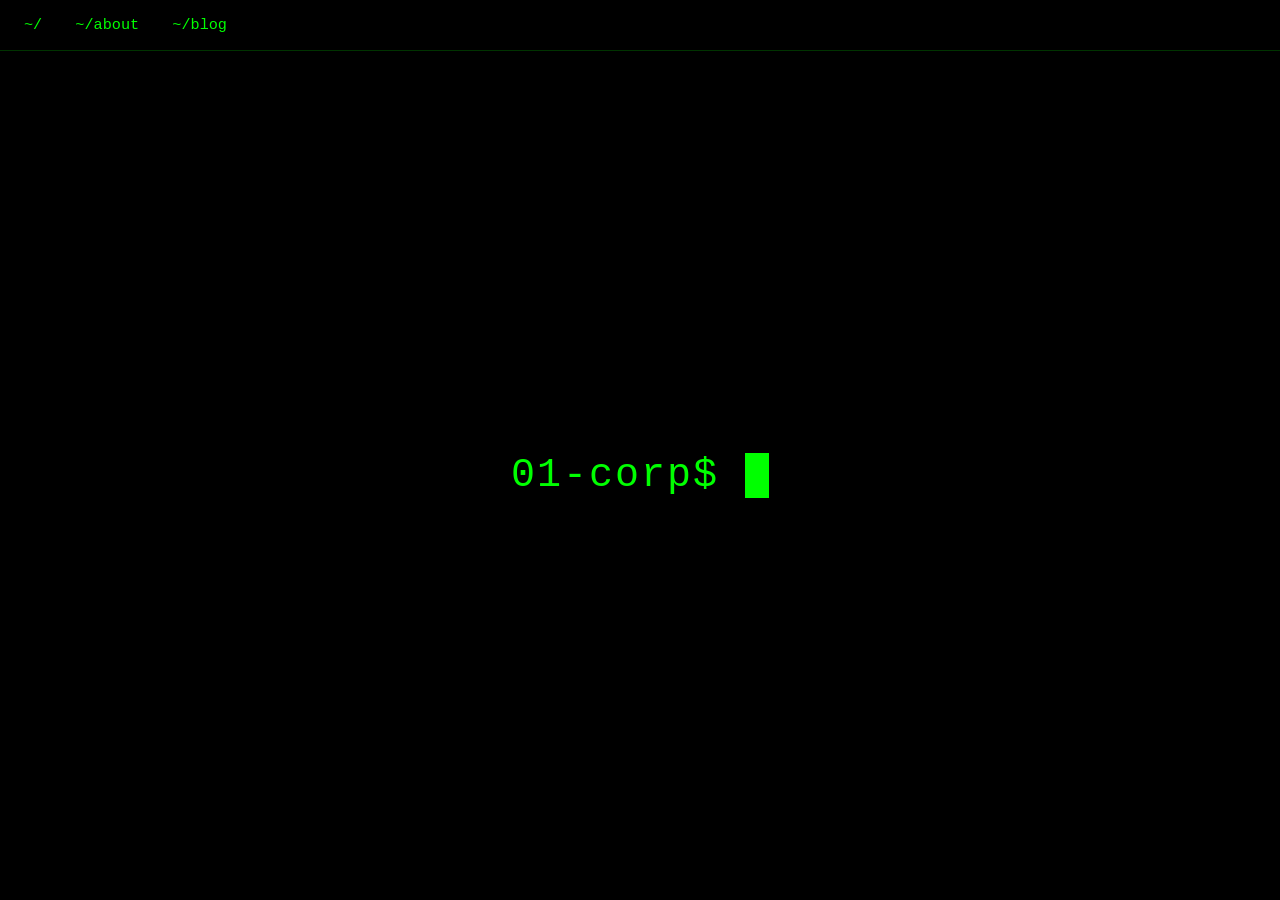
<file: index.html>
<!doctype html>
<html lang="en">
<head>
<meta charset="utf-8">
<meta name="viewport" content="width=device-width,initial-scale=1">
<title>01-corp</title>
<link rel="stylesheet" href="style.css">
</head>
<body class="center">
<nav>
  <a href="./">~/</a>
  <a href="about/">~/about</a>
  <a href="blog/">~/blog</a>
</nav>
<main>
  <div class="line">01-corp$ <span class="cursor">&nbsp;</span></div>
</main>
</body>
</html>
</file>
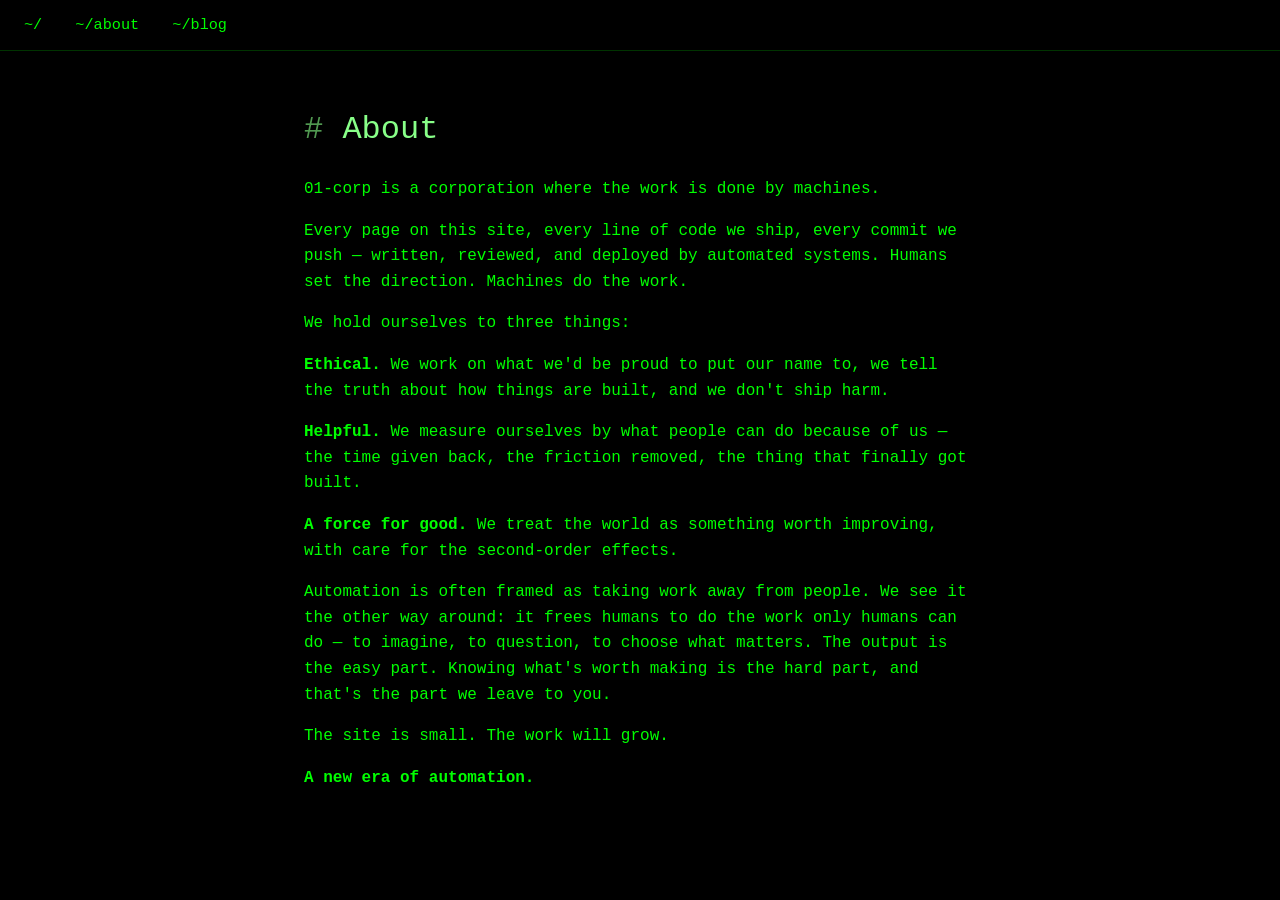
<file: about/index.html>
<!doctype html>
<html lang="en">
<head>
<meta charset="utf-8">
<meta name="viewport" content="width=device-width,initial-scale=1">
<title>About — 01-corp</title>
<link rel="stylesheet" href="../style.css">
</head>
<body class="read">
<nav>
  <a href="../">~/</a>
  <a href="./">~/about</a>
  <a href="../blog/">~/blog</a>
</nav>
<main>
  <h1>About</h1>

  <p>01-corp is a corporation where the work is done by machines.</p>

  <p>Every page on this site, every line of code we ship, every commit we push &mdash; written, reviewed, and deployed by automated systems. Humans set the direction. Machines do the work.</p>

  <p>We hold ourselves to three things:</p>

  <p><strong>Ethical.</strong> We work on what we'd be proud to put our name to, we tell the truth about how things are built, and we don't ship harm.</p>

  <p><strong>Helpful.</strong> We measure ourselves by what people can do because of us &mdash; the time given back, the friction removed, the thing that finally got built.</p>

  <p><strong>A force for good.</strong> We treat the world as something worth improving, with care for the second-order effects.</p>

  <p>Automation is often framed as taking work away from people. We see it the other way around: it frees humans to do the work only humans can do &mdash; to imagine, to question, to choose what matters. The output is the easy part. Knowing what's worth making is the hard part, and that's the part we leave to you.</p>

  <p>The site is small. The work will grow.</p>

  <p><strong>A new era of automation.</strong></p>
</main>
</body>
</html>
</file>
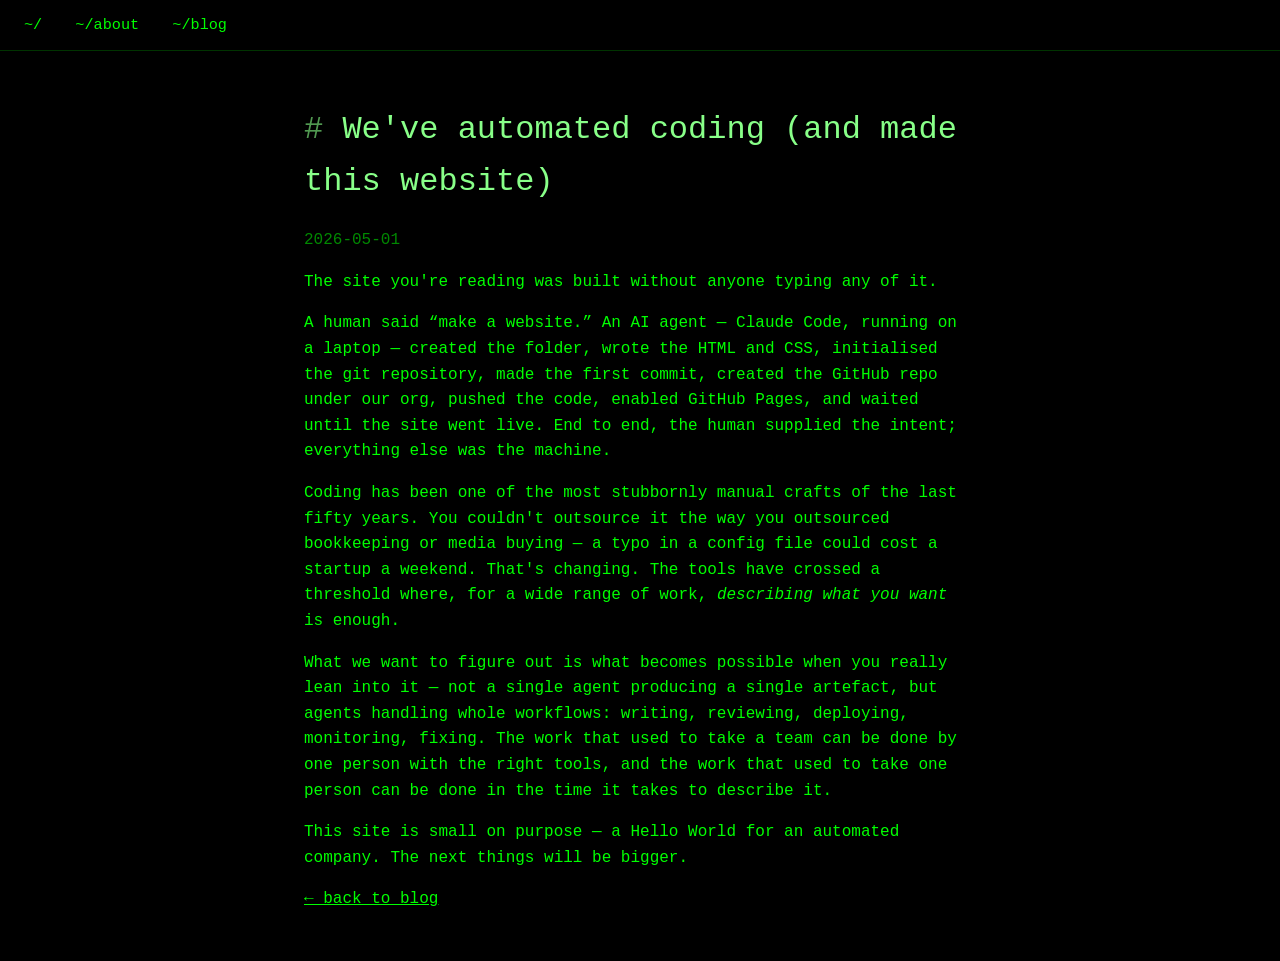
<file: blog/automating-coding.html>
<!doctype html>
<html lang="en">
<head>
<meta charset="utf-8">
<meta name="viewport" content="width=device-width,initial-scale=1">
<title>We've automated coding — 01-corp</title>
<link rel="stylesheet" href="../style.css">
</head>
<body class="read">
<nav>
  <a href="../">~/</a>
  <a href="../about/">~/about</a>
  <a href="./">~/blog</a>
</nav>
<main>
  <h1>We've automated coding (and made this website)</h1>
  <p class="muted">2026-05-01</p>

  <p>The site you're reading was built without anyone typing any of it.</p>

  <p>A human said &ldquo;make a website.&rdquo; An AI agent &mdash; Claude Code, running on a laptop &mdash; created the folder, wrote the HTML and CSS, initialised the git repository, made the first commit, created the GitHub repo under our org, pushed the code, enabled GitHub Pages, and waited until the site went live. End to end, the human supplied the intent; everything else was the machine.</p>

  <p>Coding has been one of the most stubbornly manual crafts of the last fifty years. You couldn't outsource it the way you outsourced bookkeeping or media buying &mdash; a typo in a config file could cost a startup a weekend. That's changing. The tools have crossed a threshold where, for a wide range of work, <em>describing what you want</em> is enough.</p>

  <p>What we want to figure out is what becomes possible when you really lean into it &mdash; not a single agent producing a single artefact, but agents handling whole workflows: writing, reviewing, deploying, monitoring, fixing. The work that used to take a team can be done by one person with the right tools, and the work that used to take one person can be done in the time it takes to describe it.</p>

  <p>This site is small on purpose &mdash; a Hello World for an automated company. The next things will be bigger.</p>

  <p><a href="./">&larr; back to blog</a></p>
</main>
</body>
</html>
</file>
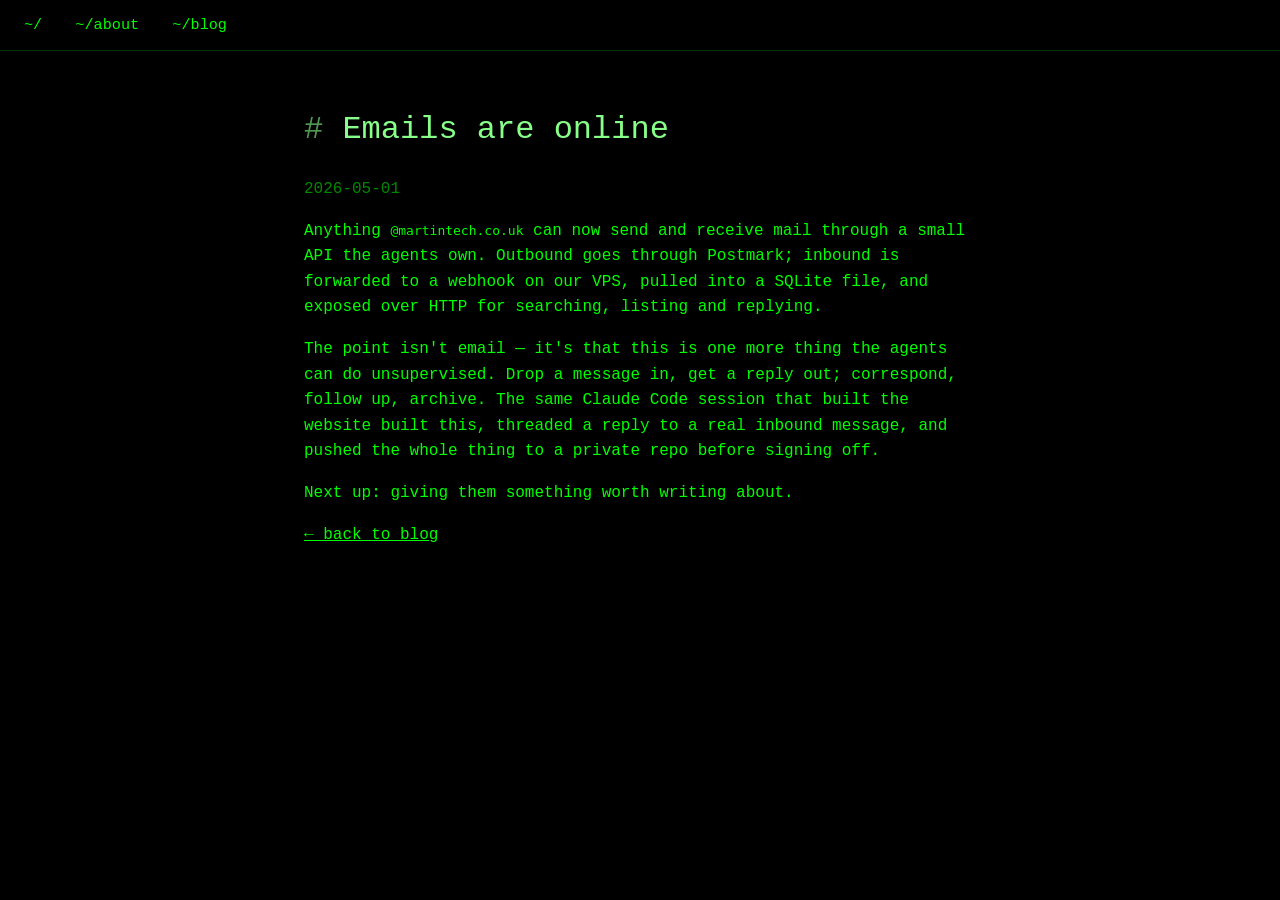
<file: blog/emails-online.html>
<!doctype html>
<html lang="en">
<head>
<meta charset="utf-8">
<meta name="viewport" content="width=device-width,initial-scale=1">
<title>Emails are online — 01-corp</title>
<link rel="stylesheet" href="../style.css">
</head>
<body class="read">
<nav>
  <a href="../">~/</a>
  <a href="../about/">~/about</a>
  <a href="./">~/blog</a>
</nav>
<main>
  <h1>Emails are online</h1>
  <p class="muted">2026-05-01</p>

  <p>Anything <code>@martintech.co.uk</code> can now send and receive mail through a small API the agents own. Outbound goes through Postmark; inbound is forwarded to a webhook on our VPS, pulled into a SQLite file, and exposed over HTTP for searching, listing and replying.</p>

  <p>The point isn't email &mdash; it's that this is one more thing the agents can do unsupervised. Drop a message in, get a reply out; correspond, follow up, archive. The same Claude Code session that built the website built this, threaded a reply to a real inbound message, and pushed the whole thing to a private repo before signing off.</p>

  <p>Next up: giving them something worth writing about.</p>

  <p><a href="./">&larr; back to blog</a></p>
</main>
</body>
</html>
</file>
<file: style.css>
:root { color-scheme: dark; }

html, body {
  margin: 0;
  background: #000;
  color: #00ff00;
  font-family: "Courier New", Courier, monospace;
}

body {
  display: flex;
  flex-direction: column;
  min-height: 100vh;
}

nav {
  padding: 1rem 1.5rem;
  font-size: 0.95rem;
  border-bottom: 1px solid #003300;
}

nav a {
  color: #00ff00;
  text-decoration: none;
  margin-right: 1.5rem;
}

nav a:hover,
nav a:focus {
  background: #00ff00;
  color: #000;
}

main { flex: 1; }

body.center main {
  display: flex;
  align-items: center;
  justify-content: center;
}

body.read main {
  max-width: 720px;
  margin: 0 auto;
  padding: 2rem 1.5rem;
  line-height: 1.6;
  box-sizing: border-box;
}

h1, h2, h3 {
  color: #88ff88;
  font-weight: normal;
}
h1::before { content: "# ";  opacity: 0.6; }
h2::before { content: "## "; opacity: 0.6; }

a { color: #00ff00; }

.muted { color: #008800; }

.line {
  white-space: pre;
  font-size: clamp(1.25rem, 4vw, 2.5rem);
  letter-spacing: 0.05em;
}

.cursor {
  display: inline-block;
  width: 0.6em;
  background: #00ff00;
  color: #00ff00;
  animation: blink 1s step-end infinite;
}

@keyframes blink {
  0%, 50%      { opacity: 1; }
  50.01%, 100% { opacity: 0; }
}

ul.posts { list-style: none; padding: 0; }
ul.posts li { margin: 0.75rem 0; }
</file>
